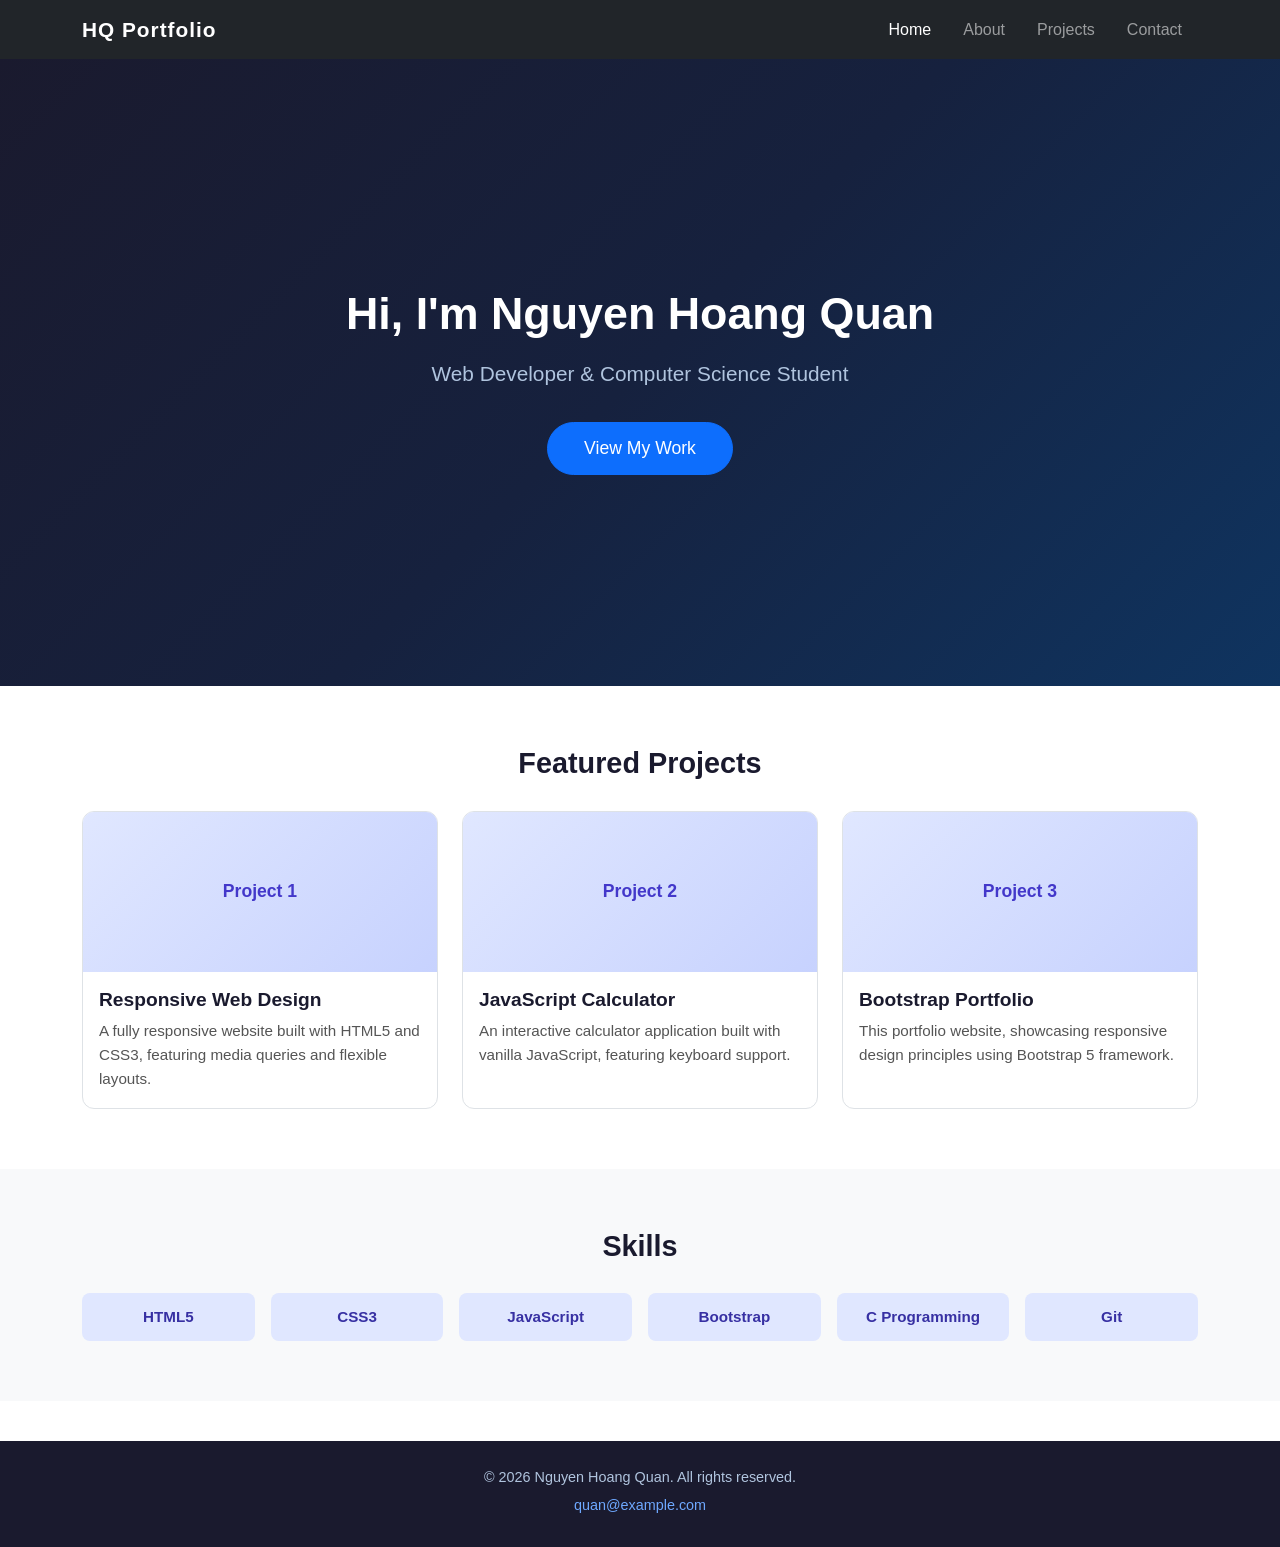
<file: index.html>
<!DOCTYPE html>
<html lang="en">
<head>
    <meta charset="UTF-8">
    <meta name="viewport" content="width=device-width, initial-scale=1.0">
    <title>Nguyen Hoang Quan | Portfolio</title>
    <link href="https://cdn.jsdelivr.net/npm/bootstrap@5.3.2/dist/css/bootstrap.min.css" rel="stylesheet">
    <link rel="stylesheet" href="css/style.css">
</head>
<body>
    <!-- Skip to main content for accessibility -->
    <a href="#main-content" class="visually-hidden-focusable">Skip to main content</a>

    <!-- Navigation -->
    <nav class="navbar navbar-expand-md navbar-dark bg-dark fixed-top" role="navigation">
        <div class="container">
            <a class="navbar-brand" href="index.html">HQ Portfolio</a>
            <button class="navbar-toggler" type="button" data-bs-toggle="collapse" data-bs-target="#navbarNav" aria-controls="navbarNav" aria-expanded="false" aria-label="Toggle navigation">
                <span class="navbar-toggler-icon"></span>
            </button>
            <div class="collapse navbar-collapse" id="navbarNav">
                <ul class="navbar-nav ms-auto">
                    <li class="nav-item"><a class="nav-link active" aria-current="page" href="index.html">Home</a></li>
                    <li class="nav-item"><a class="nav-link" href="about.html">About</a></li>
                    <li class="nav-item"><a class="nav-link" href="projects.html">Projects</a></li>
                    <li class="nav-item"><a class="nav-link" href="contact.html">Contact</a></li>
                </ul>
            </div>
        </div>
    </nav>

    <!-- Hero Section (Landing Page - Unique Layout) -->
    <header id="main-content" class="hero-section">
        <div class="container text-center">
            <h1 class="hero-title">Hi, I'm Nguyen Hoang Quan</h1>
            <p class="hero-subtitle">Web Developer &amp; Computer Science Student</p>
            <a href="projects.html" class="btn btn-primary btn-lg hero-btn">View My Work</a>
        </div>
    </header>

    <!-- Featured Projects Section -->
    <section class="featured-section">
        <div class="container">
            <h2 class="section-title text-center">Featured Projects</h2>
            <div class="row g-4">
                <div class="col-12 col-md-4">
                    <div class="card project-card h-100">
                        <div class="card-img-top project-img-placeholder">
                            <span>Project 1</span>
                        </div>
                        <div class="card-body">
                            <h3 class="card-title">Responsive Web Design</h3>
                            <p class="card-text">A fully responsive website built with HTML5 and CSS3, featuring media queries and flexible layouts.</p>
                        </div>
                    </div>
                </div>
                <div class="col-12 col-md-4">
                    <div class="card project-card h-100">
                        <div class="card-img-top project-img-placeholder">
                            <span>Project 2</span>
                        </div>
                        <div class="card-body">
                            <h3 class="card-title">JavaScript Calculator</h3>
                            <p class="card-text">An interactive calculator application built with vanilla JavaScript, featuring keyboard support.</p>
                        </div>
                    </div>
                </div>
                <div class="col-12 col-md-4">
                    <div class="card project-card h-100">
                        <div class="card-img-top project-img-placeholder">
                            <span>Project 3</span>
                        </div>
                        <div class="card-body">
                            <h3 class="card-title">Bootstrap Portfolio</h3>
                            <p class="card-text">This portfolio website, showcasing responsive design principles using Bootstrap 5 framework.</p>
                        </div>
                    </div>
                </div>
            </div>
        </div>
    </section>

    <!-- Skills Overview Section -->
    <section class="skills-section">
        <div class="container">
            <h2 class="section-title text-center">Skills</h2>
            <div class="row g-3 justify-content-center">
                <div class="col-6 col-md-4 col-lg-2">
                    <div class="skill-badge">HTML5</div>
                </div>
                <div class="col-6 col-md-4 col-lg-2">
                    <div class="skill-badge">CSS3</div>
                </div>
                <div class="col-6 col-md-4 col-lg-2">
                    <div class="skill-badge">JavaScript</div>
                </div>
                <div class="col-6 col-md-4 col-lg-2">
                    <div class="skill-badge">Bootstrap</div>
                </div>
                <div class="col-6 col-md-4 col-lg-2">
                    <div class="skill-badge">C Programming</div>
                </div>
                <div class="col-6 col-md-4 col-lg-2">
                    <div class="skill-badge">Git</div>
                </div>
            </div>
        </div>
    </section>

    <!-- Footer -->
    <footer class="site-footer">
        <div class="container text-center">
            <p>&copy; 2026 Nguyen Hoang Quan. All rights reserved.</p>
            <p><a href="mailto:quan@example.com">quan@example.com</a></p>
        </div>
    </footer>

    <script src="https://cdn.jsdelivr.net/npm/bootstrap@5.3.2/dist/js/bootstrap.bundle.min.js"></script>
</body>
</html>
</file>
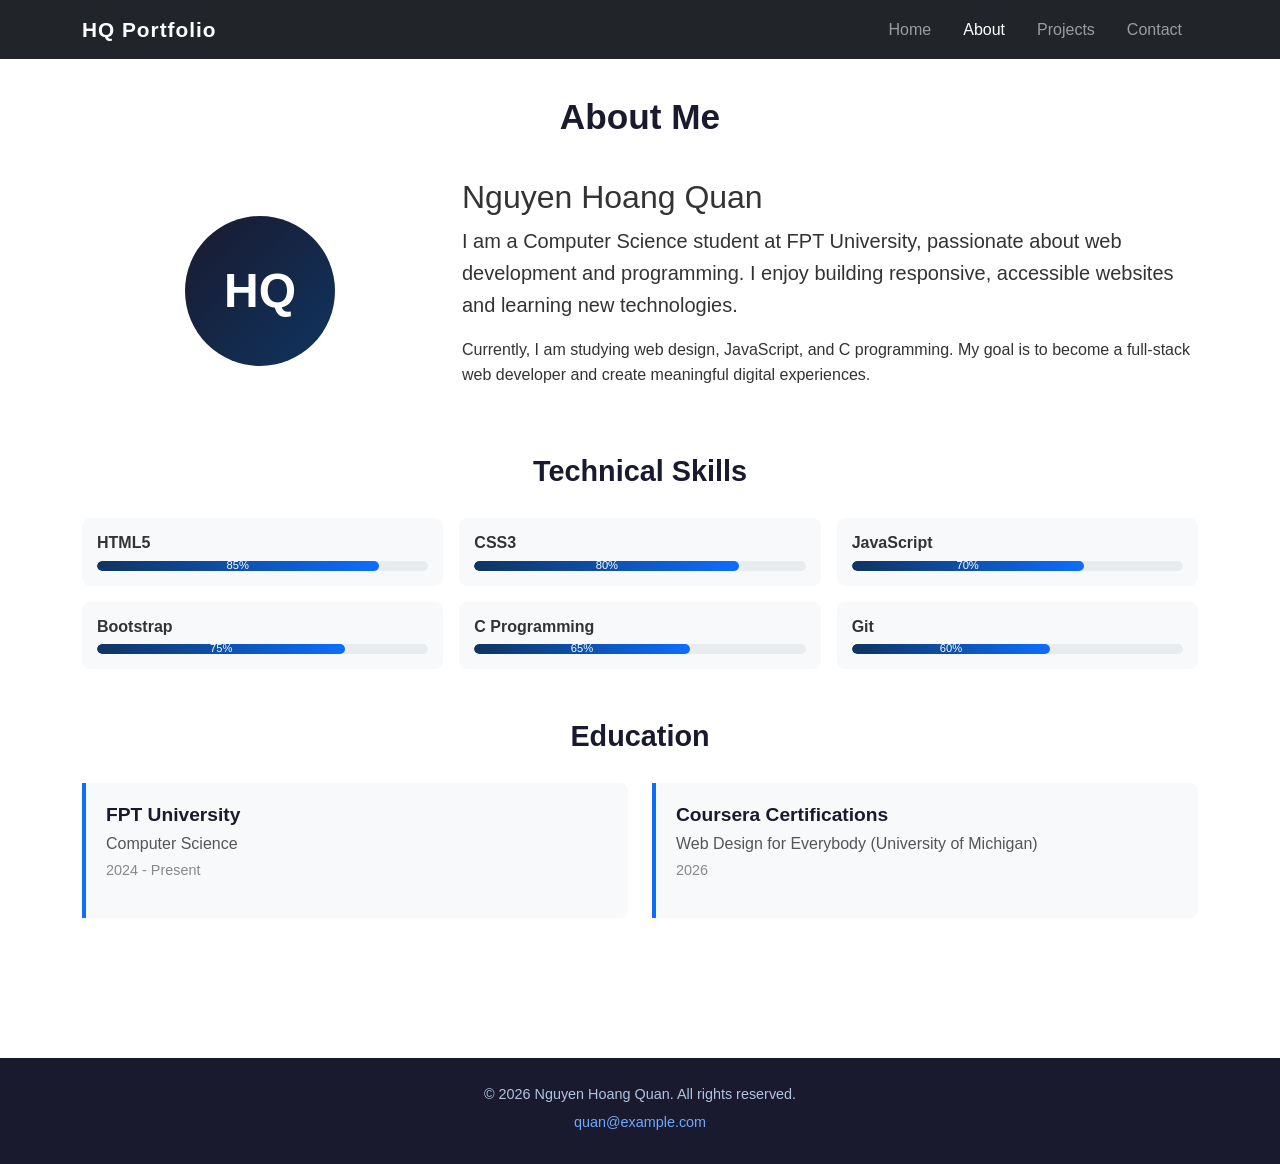
<file: about.html>
<!DOCTYPE html>
<html lang="en">
<head>
    <meta charset="UTF-8">
    <meta name="viewport" content="width=device-width, initial-scale=1.0">
    <title>About Me | Nguyen Hoang Quan</title>
    <link href="https://cdn.jsdelivr.net/npm/bootstrap@5.3.2/dist/css/bootstrap.min.css" rel="stylesheet">
    <link rel="stylesheet" href="css/style.css">
</head>
<body>
    <a href="#main-content" class="visually-hidden-focusable">Skip to main content</a>

    <!-- Navigation -->
    <nav class="navbar navbar-expand-md navbar-dark bg-dark fixed-top" role="navigation">
        <div class="container">
            <a class="navbar-brand" href="index.html">HQ Portfolio</a>
            <button class="navbar-toggler" type="button" data-bs-toggle="collapse" data-bs-target="#navbarNav" aria-controls="navbarNav" aria-expanded="false" aria-label="Toggle navigation">
                <span class="navbar-toggler-icon"></span>
            </button>
            <div class="collapse navbar-collapse" id="navbarNav">
                <ul class="navbar-nav ms-auto">
                    <li class="nav-item"><a class="nav-link" href="index.html">Home</a></li>
                    <li class="nav-item"><a class="nav-link active" aria-current="page" href="about.html">About</a></li>
                    <li class="nav-item"><a class="nav-link" href="projects.html">Projects</a></li>
                    <li class="nav-item"><a class="nav-link" href="contact.html">Contact</a></li>
                </ul>
            </div>
        </div>
    </nav>

    <!-- Main Content -->
    <main id="main-content" class="page-content">
        <div class="container">
            <h1 class="page-title text-center">About Me</h1>

            <!-- Profile Section -->
            <section class="profile-section">
                <div class="row align-items-center g-4">
                    <div class="col-12 col-md-4 text-center">
                        <div class="avatar-circle mx-auto">
                            <span class="avatar-initials">HQ</span>
                        </div>
                    </div>
                    <div class="col-12 col-md-8">
                        <h2>Nguyen Hoang Quan</h2>
                        <p class="lead">I am a Computer Science student at FPT University, passionate about web development and programming. I enjoy building responsive, accessible websites and learning new technologies.</p>
                        <p>Currently, I am studying web design, JavaScript, and C programming. My goal is to become a full-stack web developer and create meaningful digital experiences.</p>
                    </div>
                </div>
            </section>

            <!-- Skills Section -->
            <section class="about-skills-section">
                <h2 class="section-title text-center">Technical Skills</h2>
                <div class="row g-3">
                    <div class="col-6 col-md-4">
                        <div class="skill-card">
                            <h3>HTML5</h3>
                            <div class="progress">
                                <div class="progress-bar" role="progressbar" style="width: 85%;" aria-valuenow="85" aria-valuemin="0" aria-valuemax="100">85%</div>
                            </div>
                        </div>
                    </div>
                    <div class="col-6 col-md-4">
                        <div class="skill-card">
                            <h3>CSS3</h3>
                            <div class="progress">
                                <div class="progress-bar" role="progressbar" style="width: 80%;" aria-valuenow="80" aria-valuemin="0" aria-valuemax="100">80%</div>
                            </div>
                        </div>
                    </div>
                    <div class="col-6 col-md-4">
                        <div class="skill-card">
                            <h3>JavaScript</h3>
                            <div class="progress">
                                <div class="progress-bar" role="progressbar" style="width: 70%;" aria-valuenow="70" aria-valuemin="0" aria-valuemax="100">70%</div>
                            </div>
                        </div>
                    </div>
                    <div class="col-6 col-md-4">
                        <div class="skill-card">
                            <h3>Bootstrap</h3>
                            <div class="progress">
                                <div class="progress-bar" role="progressbar" style="width: 75%;" aria-valuenow="75" aria-valuemin="0" aria-valuemax="100">75%</div>
                            </div>
                        </div>
                    </div>
                    <div class="col-6 col-md-4">
                        <div class="skill-card">
                            <h3>C Programming</h3>
                            <div class="progress">
                                <div class="progress-bar" role="progressbar" style="width: 65%;" aria-valuenow="65" aria-valuemin="0" aria-valuemax="100">65%</div>
                            </div>
                        </div>
                    </div>
                    <div class="col-6 col-md-4">
                        <div class="skill-card">
                            <h3>Git</h3>
                            <div class="progress">
                                <div class="progress-bar" role="progressbar" style="width: 60%;" aria-valuenow="60" aria-valuemin="0" aria-valuemax="100">60%</div>
                            </div>
                        </div>
                    </div>
                </div>
            </section>

            <!-- Education Section -->
            <section class="education-section">
                <h2 class="section-title text-center">Education</h2>
                <div class="row g-4">
                    <div class="col-12 col-md-6">
                        <div class="edu-card">
                            <h3>FPT University</h3>
                            <p class="edu-degree">Computer Science</p>
                            <p class="edu-year">2024 - Present</p>
                        </div>
                    </div>
                    <div class="col-12 col-md-6">
                        <div class="edu-card">
                            <h3>Coursera Certifications</h3>
                            <p class="edu-degree">Web Design for Everybody (University of Michigan)</p>
                            <p class="edu-year">2026</p>
                        </div>
                    </div>
                </div>
            </section>
        </div>
    </main>

    <!-- Footer -->
    <footer class="site-footer">
        <div class="container text-center">
            <p>&copy; 2026 Nguyen Hoang Quan. All rights reserved.</p>
            <p><a href="mailto:quan@example.com">quan@example.com</a></p>
        </div>
    </footer>

    <script src="https://cdn.jsdelivr.net/npm/bootstrap@5.3.2/dist/js/bootstrap.bundle.min.js"></script>
</body>
</html>
</file>
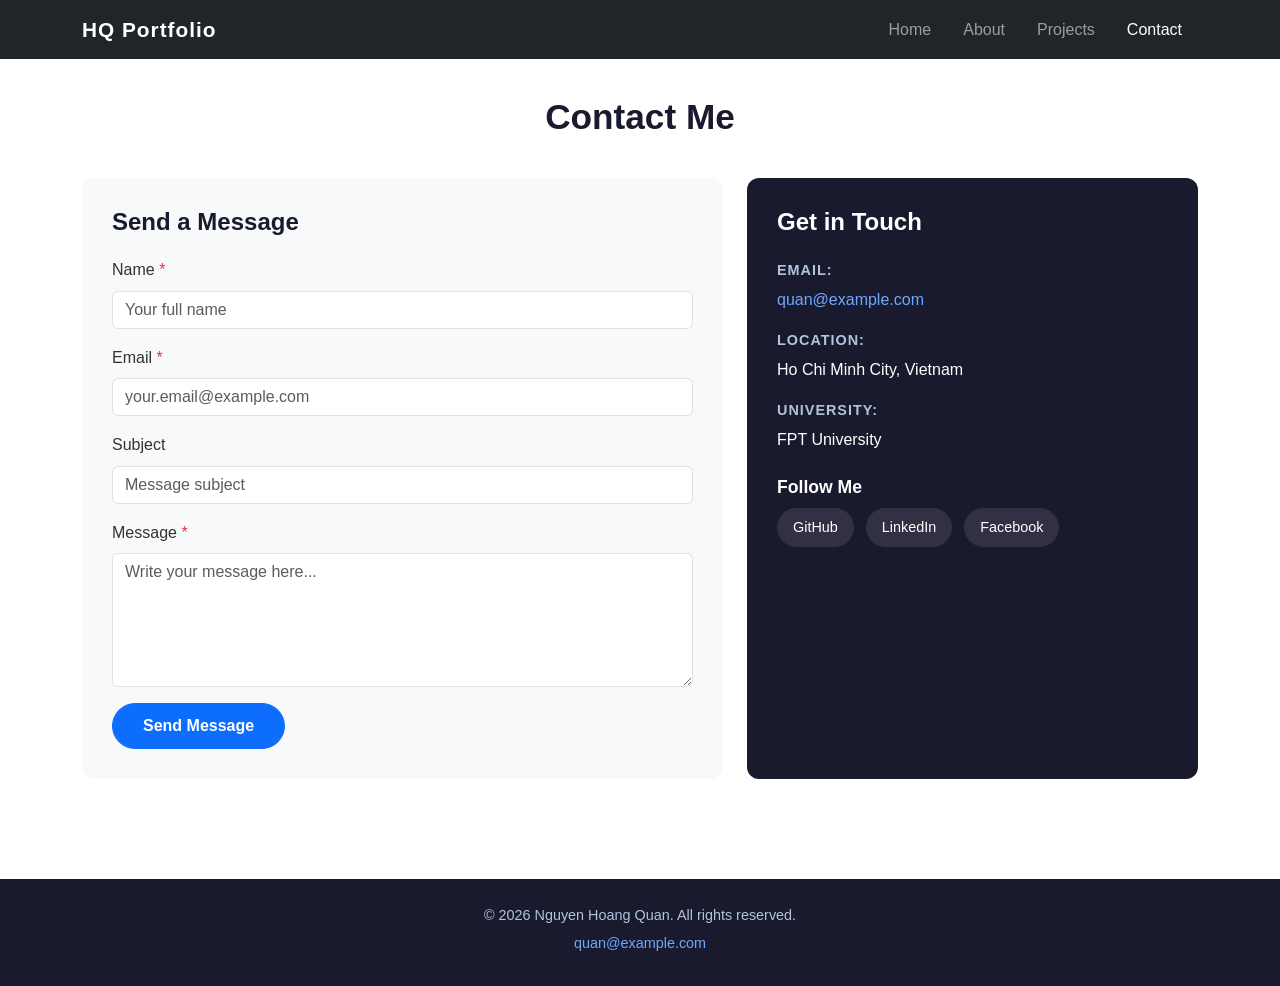
<file: contact.html>
<!DOCTYPE html>
<html lang="en">
<head>
    <meta charset="UTF-8">
    <meta name="viewport" content="width=device-width, initial-scale=1.0">
    <title>Contact | Nguyen Hoang Quan</title>
    <link href="https://cdn.jsdelivr.net/npm/bootstrap@5.3.2/dist/css/bootstrap.min.css" rel="stylesheet">
    <link rel="stylesheet" href="css/style.css">
</head>
<body>
    <a href="#main-content" class="visually-hidden-focusable">Skip to main content</a>

    <!-- Navigation -->
    <nav class="navbar navbar-expand-md navbar-dark bg-dark fixed-top" role="navigation">
        <div class="container">
            <a class="navbar-brand" href="index.html">HQ Portfolio</a>
            <button class="navbar-toggler" type="button" data-bs-toggle="collapse" data-bs-target="#navbarNav" aria-controls="navbarNav" aria-expanded="false" aria-label="Toggle navigation">
                <span class="navbar-toggler-icon"></span>
            </button>
            <div class="collapse navbar-collapse" id="navbarNav">
                <ul class="navbar-nav ms-auto">
                    <li class="nav-item"><a class="nav-link" href="index.html">Home</a></li>
                    <li class="nav-item"><a class="nav-link" href="about.html">About</a></li>
                    <li class="nav-item"><a class="nav-link" href="projects.html">Projects</a></li>
                    <li class="nav-item"><a class="nav-link active" aria-current="page" href="contact.html">Contact</a></li>
                </ul>
            </div>
        </div>
    </nav>

    <!-- Main Content -->
    <main id="main-content" class="page-content">
        <div class="container">
            <h1 class="page-title text-center">Contact Me</h1>

            <div class="row g-4">
                <!-- Contact Form -->
                <div class="col-12 col-md-7">
                    <div class="contact-form-wrapper">
                        <h2>Send a Message</h2>
                        <form id="contactForm" action="#" method="post" novalidate>
                            <div class="mb-3">
                                <label for="name" class="form-label">Name <span class="text-danger">*</span></label>
                                <input type="text" class="form-control" id="name" name="name" placeholder="Your full name" required>
                            </div>
                            <div class="mb-3">
                                <label for="email" class="form-label">Email <span class="text-danger">*</span></label>
                                <input type="email" class="form-control" id="email" name="email" placeholder="your.email@example.com" required>
                            </div>
                            <div class="mb-3">
                                <label for="subject" class="form-label">Subject</label>
                                <input type="text" class="form-control" id="subject" name="subject" placeholder="Message subject">
                            </div>
                            <div class="mb-3">
                                <label for="message" class="form-label">Message <span class="text-danger">*</span></label>
                                <textarea class="form-control" id="message" name="message" rows="5" placeholder="Write your message here..." required></textarea>
                            </div>
                            <button type="submit" class="btn btn-primary btn-submit">Send Message</button>
                        </form>
                    </div>
                </div>

                <!-- Contact Info -->
                <div class="col-12 col-md-5">
                    <div class="contact-info-card">
                        <h2>Get in Touch</h2>
                        <div class="contact-item">
                            <strong>Email:</strong>
                            <p><a href="mailto:quan@example.com">quan@example.com</a></p>
                        </div>
                        <div class="contact-item">
                            <strong>Location:</strong>
                            <p>Ho Chi Minh City, Vietnam</p>
                        </div>
                        <div class="contact-item">
                            <strong>University:</strong>
                            <p>FPT University</p>
                        </div>

                        <h3 class="mt-4">Follow Me</h3>
                        <div class="social-links">
                            <a href="https://github.com/hoangquan14727" class="social-link" target="_blank" rel="noopener noreferrer" aria-label="GitHub Profile">GitHub</a>
                            <a href="#" class="social-link" aria-label="LinkedIn Profile">LinkedIn</a>
                            <a href="#" class="social-link" aria-label="Facebook Profile">Facebook</a>
                        </div>
                    </div>
                </div>
            </div>
        </div>
    </main>

    <!-- Footer -->
    <footer class="site-footer">
        <div class="container text-center">
            <p>&copy; 2026 Nguyen Hoang Quan. All rights reserved.</p>
            <p><a href="mailto:quan@example.com">quan@example.com</a></p>
        </div>
    </footer>

    <script src="https://cdn.jsdelivr.net/npm/bootstrap@5.3.2/dist/js/bootstrap.bundle.min.js"></script>
    <script>
        // Simple form validation
        document.getElementById('contactForm').addEventListener('submit', function(e) {
            e.preventDefault();
            var name = document.getElementById('name').value.trim();
            var email = document.getElementById('email').value.trim();
            var message = document.getElementById('message').value.trim();

            if (name && email && message) {
                alert('Thank you, ' + name + '! Your message has been sent.');
                this.reset();
            } else {
                alert('Please fill in all required fields.');
            }
        });
    </script>
</body>
</html>
</file>
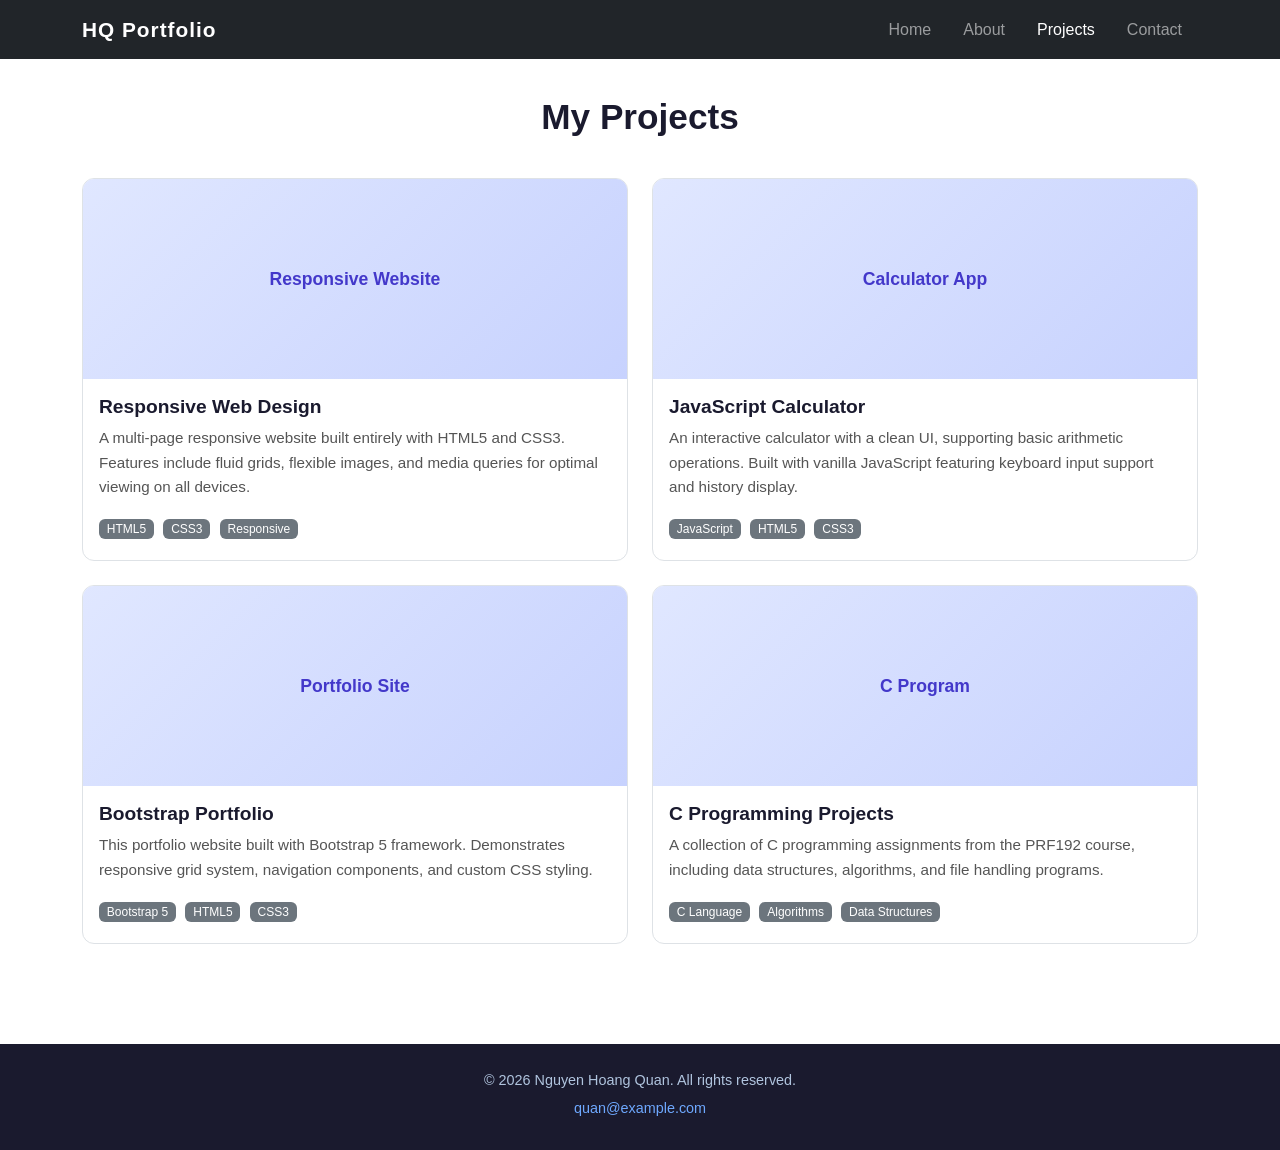
<file: projects.html>
<!DOCTYPE html>
<html lang="en">
<head>
    <meta charset="UTF-8">
    <meta name="viewport" content="width=device-width, initial-scale=1.0">
    <title>Projects | Nguyen Hoang Quan</title>
    <link href="https://cdn.jsdelivr.net/npm/bootstrap@5.3.2/dist/css/bootstrap.min.css" rel="stylesheet">
    <link rel="stylesheet" href="css/style.css">
</head>
<body>
    <a href="#main-content" class="visually-hidden-focusable">Skip to main content</a>

    <!-- Navigation -->
    <nav class="navbar navbar-expand-md navbar-dark bg-dark fixed-top" role="navigation">
        <div class="container">
            <a class="navbar-brand" href="index.html">HQ Portfolio</a>
            <button class="navbar-toggler" type="button" data-bs-toggle="collapse" data-bs-target="#navbarNav" aria-controls="navbarNav" aria-expanded="false" aria-label="Toggle navigation">
                <span class="navbar-toggler-icon"></span>
            </button>
            <div class="collapse navbar-collapse" id="navbarNav">
                <ul class="navbar-nav ms-auto">
                    <li class="nav-item"><a class="nav-link" href="index.html">Home</a></li>
                    <li class="nav-item"><a class="nav-link" href="about.html">About</a></li>
                    <li class="nav-item"><a class="nav-link active" aria-current="page" href="projects.html">Projects</a></li>
                    <li class="nav-item"><a class="nav-link" href="contact.html">Contact</a></li>
                </ul>
            </div>
        </div>
    </nav>

    <!-- Main Content -->
    <main id="main-content" class="page-content">
        <div class="container">
            <h1 class="page-title text-center">My Projects</h1>

            <div class="row g-4">
                <!-- Project 1 -->
                <div class="col-12 col-md-6">
                    <div class="card project-card h-100">
                        <div class="card-img-top project-img-placeholder project-img-lg">
                            <span>Responsive Website</span>
                        </div>
                        <div class="card-body">
                            <h2 class="card-title">Responsive Web Design</h2>
                            <p class="card-text">A multi-page responsive website built entirely with HTML5 and CSS3. Features include fluid grids, flexible images, and media queries for optimal viewing on all devices.</p>
                            <div class="project-tags">
                                <span class="badge bg-secondary">HTML5</span>
                                <span class="badge bg-secondary">CSS3</span>
                                <span class="badge bg-secondary">Responsive</span>
                            </div>
                        </div>
                    </div>
                </div>

                <!-- Project 2 -->
                <div class="col-12 col-md-6">
                    <div class="card project-card h-100">
                        <div class="card-img-top project-img-placeholder project-img-lg">
                            <span>Calculator App</span>
                        </div>
                        <div class="card-body">
                            <h2 class="card-title">JavaScript Calculator</h2>
                            <p class="card-text">An interactive calculator with a clean UI, supporting basic arithmetic operations. Built with vanilla JavaScript featuring keyboard input support and history display.</p>
                            <div class="project-tags">
                                <span class="badge bg-secondary">JavaScript</span>
                                <span class="badge bg-secondary">HTML5</span>
                                <span class="badge bg-secondary">CSS3</span>
                            </div>
                        </div>
                    </div>
                </div>

                <!-- Project 3 -->
                <div class="col-12 col-md-6">
                    <div class="card project-card h-100">
                        <div class="card-img-top project-img-placeholder project-img-lg">
                            <span>Portfolio Site</span>
                        </div>
                        <div class="card-body">
                            <h2 class="card-title">Bootstrap Portfolio</h2>
                            <p class="card-text">This portfolio website built with Bootstrap 5 framework. Demonstrates responsive grid system, navigation components, and custom CSS styling.</p>
                            <div class="project-tags">
                                <span class="badge bg-secondary">Bootstrap 5</span>
                                <span class="badge bg-secondary">HTML5</span>
                                <span class="badge bg-secondary">CSS3</span>
                            </div>
                        </div>
                    </div>
                </div>

                <!-- Project 4 -->
                <div class="col-12 col-md-6">
                    <div class="card project-card h-100">
                        <div class="card-img-top project-img-placeholder project-img-lg">
                            <span>C Program</span>
                        </div>
                        <div class="card-body">
                            <h2 class="card-title">C Programming Projects</h2>
                            <p class="card-text">A collection of C programming assignments from the PRF192 course, including data structures, algorithms, and file handling programs.</p>
                            <div class="project-tags">
                                <span class="badge bg-secondary">C Language</span>
                                <span class="badge bg-secondary">Algorithms</span>
                                <span class="badge bg-secondary">Data Structures</span>
                            </div>
                        </div>
                    </div>
                </div>
            </div>
        </div>
    </main>

    <!-- Footer -->
    <footer class="site-footer">
        <div class="container text-center">
            <p>&copy; 2026 Nguyen Hoang Quan. All rights reserved.</p>
            <p><a href="mailto:quan@example.com">quan@example.com</a></p>
        </div>
    </footer>

    <script src="https://cdn.jsdelivr.net/npm/bootstrap@5.3.2/dist/js/bootstrap.bundle.min.js"></script>
</body>
</html>
</file>
<file: css/style.css>
/* Global Styles */
* { box-sizing: border-box; }
body { font-family: 'Segoe UI', Tahoma, Geneva, Verdana, sans-serif; color: #333; line-height: 1.6; padding-top: 56px; }
a { color: #0d6efd; text-decoration: none; }
a:hover { color: #0a58ca; text-decoration: underline; }
img { max-width: 100%; height: auto; }
.navbar-brand { font-weight: 700; font-size: 1.3rem; letter-spacing: 1px; }
.nav-link { font-weight: 500; padding: 0.5rem 1rem !important; transition: color 0.3s ease; }
.nav-link:hover, .nav-link.active { color: #fff !important; }
.hero-section { background: linear-gradient(135deg, #1a1a2e 0%, #16213e 50%, #0f3460 100%); color: #fff; padding: 120px 0 100px; text-align: center; min-height: 70vh; display: flex; align-items: center; }
.hero-title { font-size: 2.8rem; font-weight: 700; margin-bottom: 1rem; }
.hero-subtitle { font-size: 1.3rem; color: #b0c4de; margin-bottom: 2rem; }
.hero-btn { padding: 12px 36px; font-size: 1.1rem; border-radius: 50px; transition: transform 0.3s ease, box-shadow 0.3s ease; }
.hero-btn:hover { transform: translateY(-2px); box-shadow: 0 4px 15px rgba(13, 110, 253, 0.4); }
.page-content { padding: 40px 0 60px; }
.page-title { font-size: 2.2rem; font-weight: 700; margin-bottom: 40px; color: #1a1a2e; }
.section-title { font-size: 1.8rem; font-weight: 600; margin-bottom: 30px; color: #1a1a2e; }
.featured-section { padding: 60px 0; background-color: #fff; }
.skills-section { padding: 60px 0; background-color: #f8f9fa; }
.project-card { border: 1px solid #dee2e6; border-radius: 12px; overflow: hidden; transition: transform 0.3s ease, box-shadow 0.3s ease; }
.project-card:hover { transform: translateY(-5px); box-shadow: 0 8px 25px rgba(0, 0, 0, 0.1); }
.project-card .card-title { font-size: 1.2rem; font-weight: 600; color: #1a1a2e; }
.project-card .card-text { color: #555; font-size: 0.95rem; }
.project-img-placeholder { height: 160px; background: linear-gradient(135deg, #e0e7ff, #c7d2fe); display: flex; align-items: center; justify-content: center; color: #4338ca; font-weight: 600; font-size: 1.1rem; }
.project-img-lg { height: 200px; }
.project-tags { margin-top: 12px; }
.project-tags .badge { margin-right: 5px; margin-bottom: 5px; font-weight: 500; }
.skill-badge { background-color: #e0e7ff; color: #3730a3; padding: 12px 16px; border-radius: 8px; text-align: center; font-weight: 600; font-size: 0.95rem; transition: background-color 0.3s ease; }
.skill-badge:hover { background-color: #c7d2fe; }
.profile-section { margin-bottom: 50px; }
.avatar-circle { width: 150px; height: 150px; border-radius: 50%; background: linear-gradient(135deg, #1a1a2e, #0f3460); display: flex; align-items: center; justify-content: center; }
.avatar-initials { color: #fff; font-size: 3rem; font-weight: 700; }
.about-skills-section { margin-bottom: 50px; }
.skill-card { padding: 15px; background: #f8f9fa; border-radius: 8px; }
.skill-card h3 { font-size: 1rem; font-weight: 600; margin-bottom: 8px; color: #333; }
.progress { height: 10px; border-radius: 5px; }
.progress-bar { background: linear-gradient(90deg, #0f3460, #0d6efd); font-size: 0.7rem; border-radius: 5px; }
.education-section { margin-bottom: 40px; }
.edu-card { padding: 20px; background: #f8f9fa; border-left: 4px solid #0d6efd; border-radius: 0 8px 8px 0; }
.edu-card h3 { font-size: 1.2rem; font-weight: 600; color: #1a1a2e; margin-bottom: 5px; }
.edu-degree { color: #555; margin-bottom: 2px; }
.edu-year { color: #888; font-size: 0.9rem; }
.contact-form-wrapper { padding: 30px; background: #f8f9fa; border-radius: 12px; }
.contact-form-wrapper h2 { font-size: 1.5rem; font-weight: 600; margin-bottom: 20px; color: #1a1a2e; }
.form-control:focus { border-color: #0d6efd; box-shadow: 0 0 0 0.2rem rgba(13, 110, 253, 0.15); }
.btn-submit { padding: 10px 30px; border-radius: 50px; font-weight: 600; transition: transform 0.2s ease; }
.btn-submit:hover { transform: translateY(-2px); }
.contact-info-card { padding: 30px; background: #1a1a2e; color: #fff; border-radius: 12px; height: 100%; }
.contact-info-card h2 { font-size: 1.5rem; font-weight: 600; margin-bottom: 20px; }
.contact-info-card h3 { font-size: 1.1rem; font-weight: 600; }
.contact-item { margin-bottom: 15px; }
.contact-item strong { color: #b0c4de; font-size: 0.9rem; text-transform: uppercase; letter-spacing: 1px; }
.contact-item p { margin-top: 4px; margin-bottom: 0; }
.contact-item a { color: #6ea8fe; }
.social-links { display: flex; gap: 12px; flex-wrap: wrap; margin-top: 10px; }
.social-link { display: inline-block; padding: 8px 16px; background: rgba(255,255,255,0.1); color: #fff; border-radius: 50px; font-size: 0.9rem; transition: background 0.3s ease; text-decoration: none; }
.social-link:hover { background: rgba(255,255,255,0.25); color: #fff; text-decoration: none; }
.site-footer { background: #1a1a2e; color: #b0c4de; padding: 25px 0; margin-top: 40px; }
.site-footer a { color: #6ea8fe; }
.site-footer p { margin-bottom: 5px; font-size: 0.9rem; }
@media screen and (max-width: 768px) { .hero-title { font-size: 2rem; } .hero-subtitle { font-size: 1.1rem; } .hero-section { padding: 80px 0 60px; min-height: 50vh; } .page-title { font-size: 1.8rem; } .section-title { font-size: 1.5rem; } .avatar-circle { width: 120px; height: 120px; } .avatar-initials { font-size: 2.5rem; } .contact-info-card { margin-top: 10px; } }
@media screen and (max-width: 480px) { .hero-title { font-size: 1.6rem; } .hero-subtitle { font-size: 1rem; } .hero-section { padding: 60px 0 50px; min-height: 40vh; } .hero-btn { padding: 10px 28px; font-size: 1rem; } .page-title { font-size: 1.5rem; margin-bottom: 25px; } .section-title { font-size: 1.3rem; margin-bottom: 20px; } .featured-section, .skills-section { padding: 40px 0; } .project-img-placeholder { height: 120px; } .project-img-lg { height: 150px; } .contact-form-wrapper, .contact-info-card { padding: 20px; } }
@media print { .navbar, .site-footer { display: none; } body { padding-top: 0; } .hero-section { background: #fff; color: #333; min-height: auto; padding: 20px 0; } }
</file>
